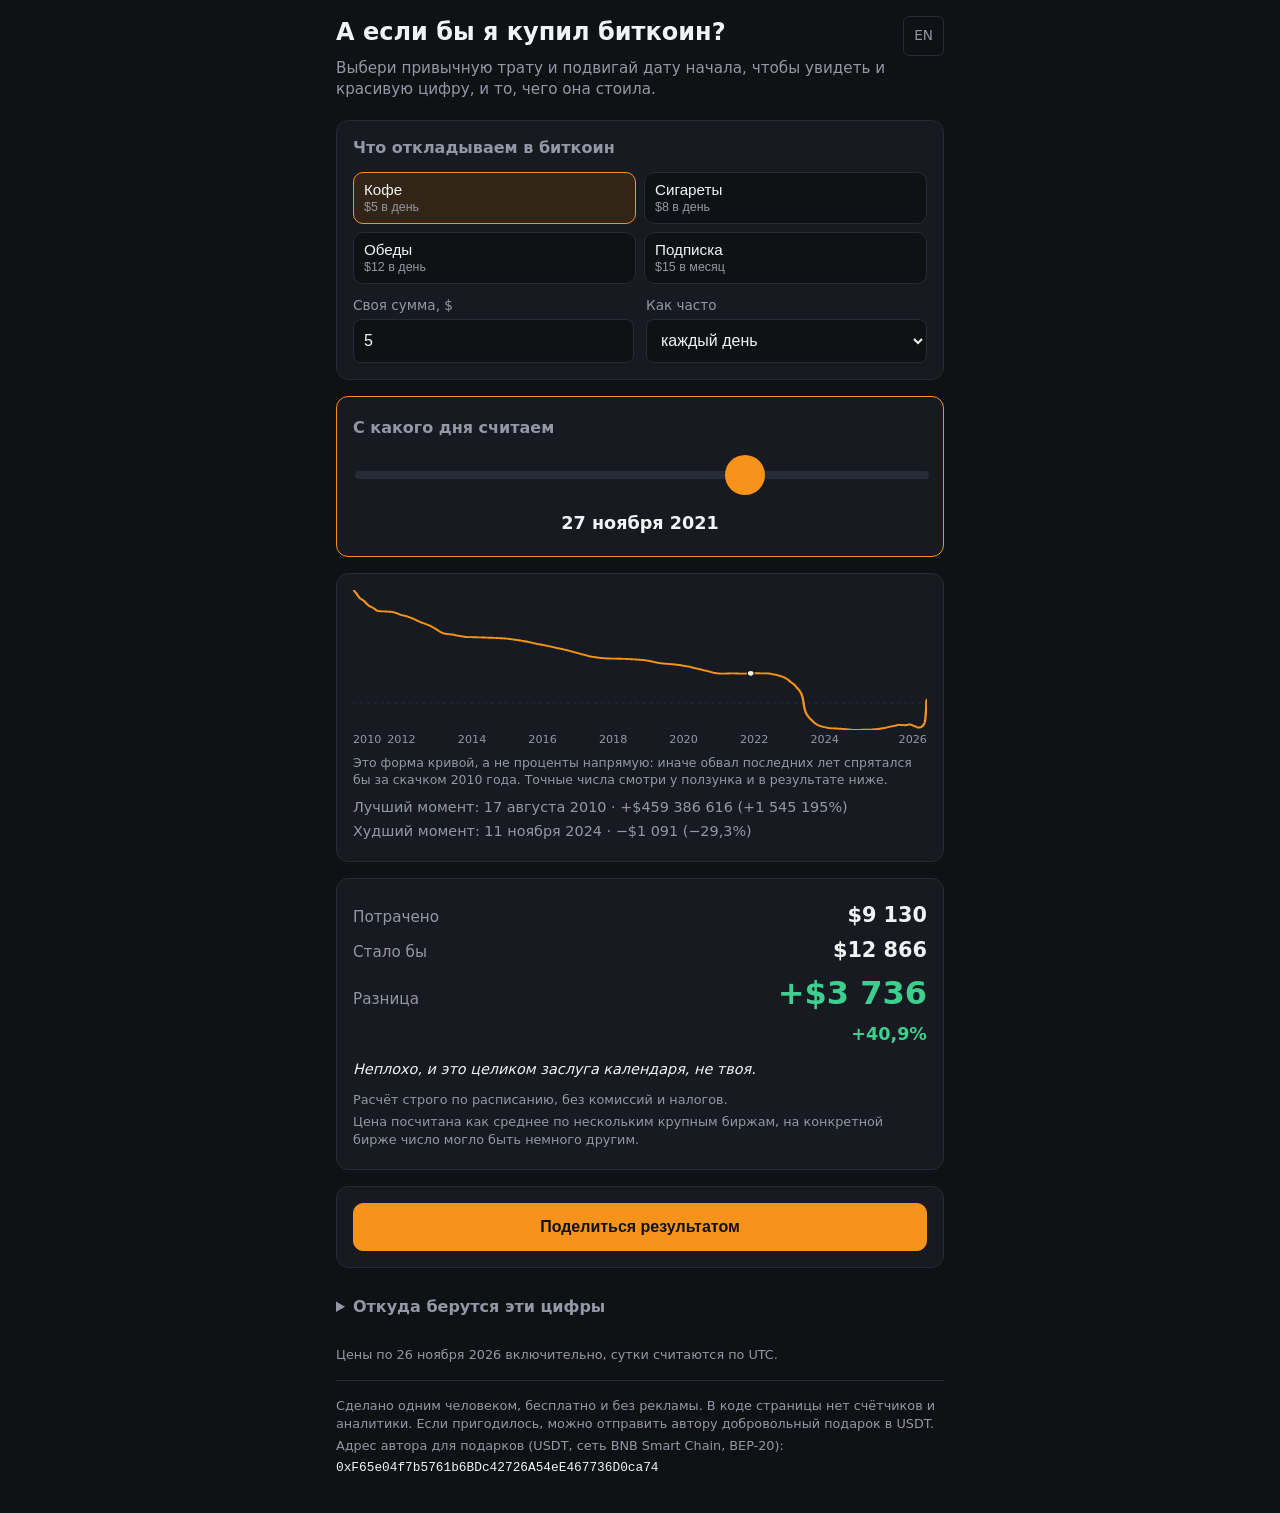
<file: index.html>
<!doctype html>
<html lang="ru">
<head>
  <meta charset="utf-8" />
  <meta name="viewport" content="width=device-width, initial-scale=1" />
  <title>А если бы я купил биткоин?</title>
  <meta name="description" content="Считает, во что превратились бы твои привычные траты в биткоине, и честно показывает, что при другой дате начала это могло быть и убытком." />
  <link rel="canonical" href="https://vimakushin.github.io/btc-what-if/" />
  <link rel="alternate" hreflang="ru" href="https://vimakushin.github.io/btc-what-if/" />
  <link rel="alternate" hreflang="en" href="https://vimakushin.github.io/btc-what-if/en/" />
  <link rel="alternate" hreflang="x-default" href="https://vimakushin.github.io/btc-what-if/" />
  <link rel="stylesheet" href="src/style.css" />
</head>
<body>
  <header class="header">
    <p class="lang-switch-wrap"><a href="en/" class="lang-switch">EN</a></p>
    <h1>А если бы я купил биткоин?</h1>
    <p class="lead">Выбери привычную трату и подвигай дату начала, чтобы увидеть и красивую цифру, и то, чего она стоила.</p>
  </header>

  <main>
    <section class="card" aria-label="Что откладываем в биткоин">
      <h2 class="card-title">Что откладываем в биткоин</h2>
      <div class="presets">
        <button type="button" class="preset" data-preset="coffee"><span>Кофе</span><span class="preset-hint">$5 в день</span></button>
        <button type="button" class="preset" data-preset="cigarettes"><span>Сигареты</span><span class="preset-hint">$8 в день</span></button>
        <button type="button" class="preset" data-preset="meals"><span>Обеды</span><span class="preset-hint">$12 в день</span></button>
        <button type="button" class="preset" data-preset="subscription"><span>Подписка</span><span class="preset-hint">$15 в месяц</span></button>
      </div>
      <div class="custom-input">
        <label class="field">
          <span>Своя сумма, $</span>
          <input type="number" id="custom-amount" min="0" step="0.01" inputmode="decimal" />
        </label>
        <label class="field">
          <span>Как часто</span>
          <select id="custom-periodicity">
            <option value="daily">каждый день</option>
            <option value="weekly">раз в неделю</option>
            <option value="monthly">раз в месяц</option>
          </select>
        </label>
      </div>
    </section>

    <section class="card card-slider" aria-label="С какого дня считаем">
      <h2 class="card-title">С какого дня считаем</h2>
      <input type="range" id="start-slider" class="slider" min="0" max="0" value="0" disabled aria-label="Дата начала покупок" />
      <p class="slider-date" id="start-date-label">—</p>
    </section>

    <section class="card" aria-label="Кривая результата по всем датам начала">
      <div class="curve-wrap">
        <svg id="curve-svg" viewBox="0 0 1000 300" preserveAspectRatio="none" aria-hidden="true">
          <line id="curve-zero" x1="0" y1="150" x2="1000" y2="150" class="curve-zero-line" />
          <path id="curve-path" class="curve-path" d="" />
          <circle id="curve-marker" class="curve-marker" cx="0" cy="150" r="6" />
        </svg>
        <div class="curve-axis" id="curve-axis" aria-hidden="true"></div>
        <p class="curve-caption">Это форма кривой, а не проценты напрямую: иначе обвал последних лет спрятался бы за скачком 2010 года. Точные числа смотри у ползунка и в результате ниже.</p>
      </div>
      <p class="extreme" id="best-moment">Лучший момент: —</p>
      <p class="extreme" id="worst-moment">Худший момент: —</p>
    </section>

    <section class="card" aria-label="Результат">
      <p class="result-line">
        <span class="result-label">Потрачено</span>
        <span class="result-money" id="result-spent">—</span>
      </p>
      <p class="result-line">
        <span class="result-label">Стало бы</span>
        <span class="result-money" id="result-value">—</span>
      </p>
      <p class="result-line result-diff">
        <span class="result-label">Разница</span>
        <span class="result-money" id="result-diff-usd">—</span>
      </p>
      <p class="result-pct" id="result-diff-pct">—</p>
      <p class="joke" id="result-joke"></p>
      <p class="note" id="monthly-note" hidden>Выбранное число есть не в каждом месяце. В короткие месяцы покупка сдвигается на последний день месяца.</p>
      <p class="note">Расчёт строго по расписанию, без комиссий и налогов.</p>
      <p class="note">Цена посчитана как среднее по нескольким крупным биржам, на конкретной бирже число могло быть немного другим.</p>
    </section>

    <section class="card" aria-label="Поделиться результатом">
      <button type="button" class="button-primary" id="card-button">Поделиться результатом</button>
      <img id="card-preview" class="card-preview" alt="Поделиться результатом" hidden />
      <div class="card-actions">
        <button type="button" class="button-secondary" id="card-share" hidden>Поделиться</button>
        <a class="button-secondary" id="card-download" download="btc-what-if.png" hidden>Скачать</a>
      </div>
    </section>

    <details class="about">
      <summary>Откуда берутся эти цифры</summary>
      <p>Калькулятор отвечает на вопрос «а если бы я купил биткоин», но не разово, а так, как обычно и бывает: понемногу и регулярно. Берётся небольшая сумма (кофе, сигареты, подписка или своя) и шаг: каждый день, неделю или месяц. Дальше она прогоняется по реальным дневным ценам BTC/USD с 2010 года. Такая стратегия называется регулярной покупкой, по-английски dollar-cost averaging, или DCA.</p>
      <p>Главное здесь ползунок даты начала. Одно и то же решение, с той же суммой и тем же шагом, при разных датах старта заканчивается где-то огромным плюсом, а где-то минусом. Кривая показывает это сразу по всем датам. Так что результат зависит не столько от решения, сколько от того, когда ты начал. Это про везение с календарём, а не про чью-то прозорливость.</p>
      <p>Допущения простые. Комиссий и налогов нет. Цены усреднены по нескольким биржам, сутки считаются по UTC. И главное: то, что было в прошлом, ничего не говорит о будущем. Это арифметика по истории, а не подсказка, что делать.</p>
    </details>

    <p class="loading-note" id="loading-note">Загружаем историю цен…</p>
  </main>

  <footer class="footer">
    <p class="note" id="as-of-note">—</p>
    <div class="donate">
      <p class="note">Сделано одним человеком, бесплатно и без рекламы. В коде страницы нет счётчиков и аналитики. Если пригодилось, можно отправить автору добровольный подарок в USDT.</p>
      <p class="note">Адрес автора для подарков (USDT, сеть BNB Smart Chain, BEP-20):</p>
      <p class="donate-address" id="donate-address"></p>
    </div>
  </footer>

  <script src="src/strings.js"></script>
  <script src="src/date-utils.js"></script>
  <script src="src/dca.js"></script>
  <script src="src/app.js"></script>
  <script src="src/card.js"></script>
</body>
</html>
</file>
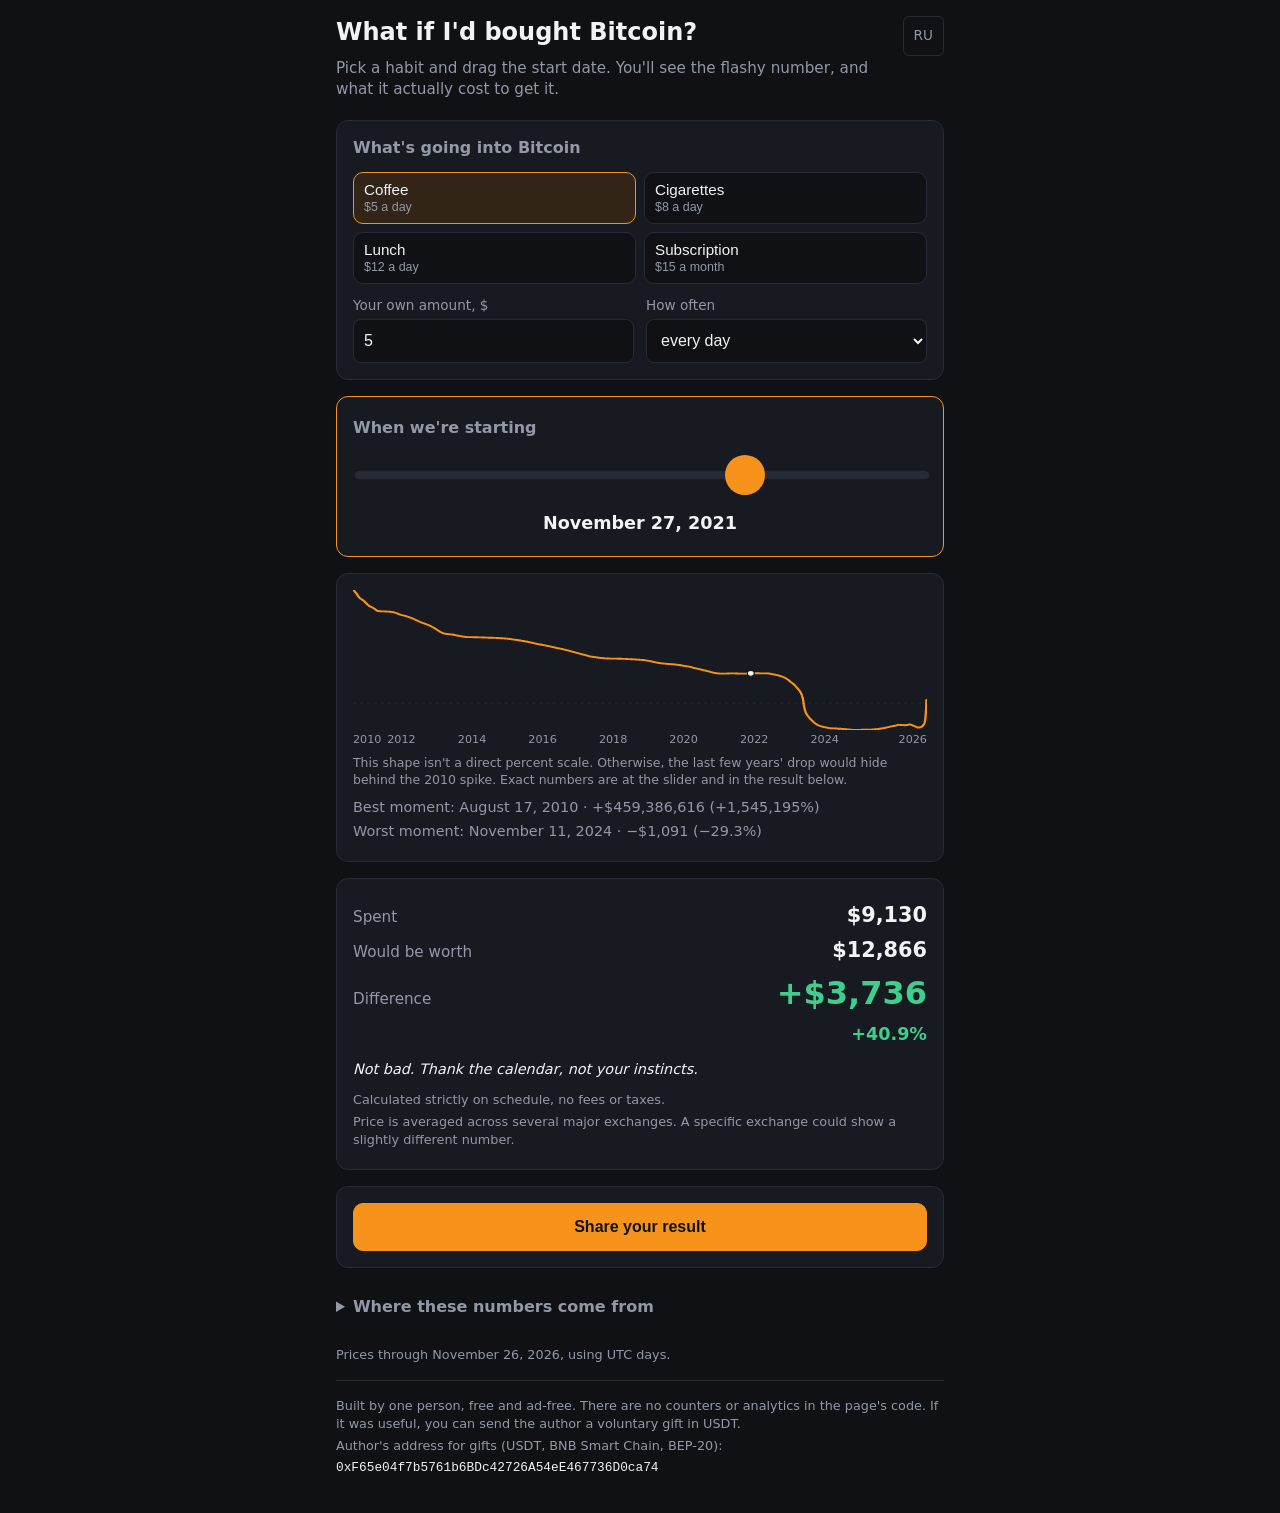
<file: en/index.html>
<!doctype html>
<html lang="en">
<head>
  <meta charset="utf-8" />
  <meta name="viewport" content="width=device-width, initial-scale=1" />
  <title>What if I'd bought Bitcoin?</title>
  <meta name="description" content="Turns your everyday spending into what it would be worth in Bitcoin. Honestly shows that a different start date could just as easily mean a loss." />
  <link rel="canonical" href="https://vimakushin.github.io/btc-what-if/en/" />
  <link rel="alternate" hreflang="ru" href="https://vimakushin.github.io/btc-what-if/" />
  <link rel="alternate" hreflang="en" href="https://vimakushin.github.io/btc-what-if/en/" />
  <link rel="alternate" hreflang="x-default" href="https://vimakushin.github.io/btc-what-if/" />
  <link rel="stylesheet" href="../src/style.css" />
</head>
<body>
  <header class="header">
    <p class="lang-switch-wrap"><a href="../" class="lang-switch">RU</a></p>
    <h1>What if I'd bought Bitcoin?</h1>
    <p class="lead">Pick a habit and drag the start date. You'll see the flashy number, and what it actually cost to get it.</p>
  </header>

  <main>
    <section class="card" aria-label="What's going into Bitcoin">
      <h2 class="card-title">What's going into Bitcoin</h2>
      <div class="presets">
        <button type="button" class="preset" data-preset="coffee"><span>Coffee</span><span class="preset-hint">$5 a day</span></button>
        <button type="button" class="preset" data-preset="cigarettes"><span>Cigarettes</span><span class="preset-hint">$8 a day</span></button>
        <button type="button" class="preset" data-preset="meals"><span>Lunch</span><span class="preset-hint">$12 a day</span></button>
        <button type="button" class="preset" data-preset="subscription"><span>Subscription</span><span class="preset-hint">$15 a month</span></button>
      </div>
      <div class="custom-input">
        <label class="field">
          <span>Your own amount, $</span>
          <input type="number" id="custom-amount" min="0" step="0.01" inputmode="decimal" />
        </label>
        <label class="field">
          <span>How often</span>
          <select id="custom-periodicity">
            <option value="daily">every day</option>
            <option value="weekly">once a week</option>
            <option value="monthly">once a month</option>
          </select>
        </label>
      </div>
    </section>

    <section class="card card-slider" aria-label="When we're starting">
      <h2 class="card-title">When we're starting</h2>
      <input type="range" id="start-slider" class="slider" min="0" max="0" value="0" disabled aria-label="Purchase start date" />
      <p class="slider-date" id="start-date-label">—</p>
    </section>

    <section class="card" aria-label="Result curve across every possible start date">
      <div class="curve-wrap">
        <svg id="curve-svg" viewBox="0 0 1000 300" preserveAspectRatio="none" aria-hidden="true">
          <line id="curve-zero" x1="0" y1="150" x2="1000" y2="150" class="curve-zero-line" />
          <path id="curve-path" class="curve-path" d="" />
          <circle id="curve-marker" class="curve-marker" cx="0" cy="150" r="6" />
        </svg>
        <div class="curve-axis" id="curve-axis" aria-hidden="true"></div>
        <p class="curve-caption">This shape isn't a direct percent scale. Otherwise, the last few years' drop would hide behind the 2010 spike. Exact numbers are at the slider and in the result below.</p>
      </div>
      <p class="extreme" id="best-moment">Best moment: —</p>
      <p class="extreme" id="worst-moment">Worst moment: —</p>
    </section>

    <section class="card" aria-label="Result">
      <p class="result-line">
        <span class="result-label">Spent</span>
        <span class="result-money" id="result-spent">—</span>
      </p>
      <p class="result-line">
        <span class="result-label">Would be worth</span>
        <span class="result-money" id="result-value">—</span>
      </p>
      <p class="result-line result-diff">
        <span class="result-label">Difference</span>
        <span class="result-money" id="result-diff-usd">—</span>
      </p>
      <p class="result-pct" id="result-diff-pct">—</p>
      <p class="joke" id="result-joke"></p>
      <p class="note" id="monthly-note" hidden>Not every month has the day you picked. In short months, the purchase moves to the last day of that month.</p>
      <p class="note">Calculated strictly on schedule, no fees or taxes.</p>
      <p class="note">Price is averaged across several major exchanges. A specific exchange could show a slightly different number.</p>
    </section>

    <section class="card" aria-label="Share the result">
      <button type="button" class="button-primary" id="card-button">Share your result</button>
      <img id="card-preview" class="card-preview" alt="Share the result" hidden />
      <div class="card-actions">
        <button type="button" class="button-secondary" id="card-share" hidden>Share</button>
        <a class="button-secondary" id="card-download" download="btc-what-if.png" hidden>Download</a>
      </div>
    </section>

    <details class="about">
      <summary>Where these numbers come from</summary>
      <p>Ever wondered what if I had bought Bitcoin? This tool answers it the way most people would actually have done it: a little at a time, on a schedule. Pick a small amount (coffee, cigarettes, a subscription, or your own number) and a rhythm: daily, weekly or monthly. It then runs that habit through real daily BTC/USD prices going back to 2010. The strategy is known as dollar-cost averaging, or DCA.</p>
      <p>The start-date slider matters most. Keep the amount and the schedule exactly the same, change only the day you begin, and the outcome can swing from a huge gain to a loss. The curve shows every start date at once. Same choice, very different endings, and the difference is mostly when you happened to begin, not how well anyone saw it coming.</p>
      <p>A few honest limits. No fees, no taxes. Prices are averaged across several exchanges, and a day runs on UTC. And the past says nothing about what comes next. This is arithmetic on history, not a hint about what to do.</p>
    </details>

    <p class="loading-note" id="loading-note">Loading price history…</p>
  </main>

  <footer class="footer">
    <p class="note" id="as-of-note">—</p>
    <div class="donate">
      <p class="note">Built by one person, free and ad-free. There are no counters or analytics in the page's code. If it was useful, you can send the author a voluntary gift in USDT.</p>
      <p class="note">Author's address for gifts (USDT, BNB Smart Chain, BEP-20):</p>
      <p class="donate-address" id="donate-address"></p>
    </div>
  </footer>

  <script src="../src/strings.js"></script>
  <script src="../src/date-utils.js"></script>
  <script src="../src/dca.js"></script>
  <script src="../src/app.js"></script>
  <script src="../src/card.js"></script>
</body>
</html>
</file>
<file: src/style.css>
:root {
  --bg: #0f1115;
  --card: #171a21;
  --fg: #f2f3f5;
  --muted: #9298a5;
  --accent: #f7931a; /* цвет биткоина, единственный акцент */
  --good: #3ecf8e;
  --bad: #ef5b5b;
  --border: #262b35;
}

* {
  box-sizing: border-box;
}

/* Атрибут hidden в браузерном стиле — это display:none с самым низким
   приоритетом, любой автор-стиль с display (у .card-preview и
   .button-secondary он есть) его перебивает, и "скрытый" элемент
   остаётся на странице. !important делает скрытие независимым от
   порядка и специфичности остальных правил. */
[hidden] {
  display: none !important;
}

html {
  overflow-x: hidden; /* страховка: числа вроде "+$574 111 919" — один нераздельный кусок текста и не должны толкать страницу вбок */
}

body {
  margin: 0;
  padding: 16px 16px 32px;
  max-width: 640px;
  margin-inline: auto;
  background: var(--bg);
  color: var(--fg);
  font-family: system-ui, -apple-system, "Segoe UI", Roboto, sans-serif;
  line-height: 1.4;
  overflow-wrap: break-word;
}

/* clearfix: без него .header схлопнулся бы до нулевой высоты — оба его
   прямых потомка (lang-switch-wrap и h1) участвуют в обтекании, а не
   в обычном потоке. */
.header::after {
  content: "";
  display: table;
  clear: both;
}

.header {
  margin-bottom: 20px;
}

/* float, а не position:absolute — заголовок обтекает ссылку сам, вместо
   того чтобы накладываться на неё поверх. С absolute на узком экране
   (375px) прямоугольники h1 и ссылки перекрывались и текст сливался
   (найдено при проверке на реальном телефоне). */
.lang-switch-wrap {
  float: right;
  margin: 0 0 8px 12px;
}

.lang-switch {
  display: inline-flex;
  align-items: center;
  justify-content: center;
  min-width: 40px;
  min-height: 40px;
  color: var(--muted);
  text-decoration: none;
  font-size: 0.85rem;
  border: 1px solid var(--border);
  border-radius: 6px;
  padding: 4px 10px;
}

.header h1 {
  font-size: 1.5rem;
  margin: 0 0 8px;
}

.lead {
  color: var(--muted);
  margin: 0;
  font-size: 0.95rem;
}

.card {
  background: var(--card);
  border: 1px solid var(--border);
  border-radius: 12px;
  padding: 16px;
  margin-bottom: 16px;
}

.card-title {
  font-size: 1rem;
  margin: 0 0 12px;
  color: var(--muted);
  font-weight: 600;
}

.presets {
  display: flex;
  flex-wrap: wrap;
  gap: 8px;
  margin-bottom: 12px;
}

.preset {
  flex: 1 1 calc(50% - 8px);
  min-height: 52px;
  background: var(--bg);
  border: 1px solid var(--border);
  border-radius: 10px;
  color: var(--fg);
  font-size: 0.95rem;
  padding: 8px 10px;
  display: flex;
  flex-direction: column;
  align-items: flex-start;
  gap: 2px;
  cursor: pointer;
}

.preset.active {
  border-color: var(--accent);
  /* Запасной вариант без color-mix() (нет в мобильном Safari до 16.2) —
     тот же акцент поверх фона через rgba вместо реального смешивания
     цветов; полупрозрачность держит эффект похожим. */
  background: rgba(247, 147, 26, 0.15);
}

@supports (background: color-mix(in srgb, red, blue)) {
  .preset.active {
    background: color-mix(in srgb, var(--accent) 15%, var(--bg));
  }
}

.preset-hint {
  font-size: 0.78rem;
  color: var(--muted);
}

.custom-input {
  display: flex;
  gap: 12px;
  flex-wrap: wrap;
}

.field {
  display: flex;
  flex-direction: column;
  gap: 4px;
  font-size: 0.85rem;
  color: var(--muted);
  flex: 1 1 140px;
}

.field input,
.field select {
  min-height: 44px;
  border-radius: 8px;
  border: 1px solid var(--border);
  background: var(--bg);
  color: var(--fg);
  padding: 6px 10px;
  font-size: 1rem;
}

.card-slider {
  border-color: var(--accent);
  padding: 20px 16px;
}

/* Ползунок — главное взаимодействие всего проекта, большинство трогает
   его пальцем, не мышью. accent-color красит нативный бегунок, но не
   даёт задать его размер — тот остаётся дефолтным для конкретного
   браузера/ОС и не гарантированно крупным для точного попадания
   пальцем. Поэтому вместо accent-color — явные стили track/thumb с
   фиксированным диаметром бегунка. */
.slider {
  width: 100%;
  height: 44px;
  -webkit-appearance: none;
  appearance: none;
  background: transparent;
  cursor: pointer;
}

.slider::-webkit-slider-runnable-track {
  height: 8px;
  border-radius: 4px;
  background: var(--border);
}

.slider::-webkit-slider-thumb {
  -webkit-appearance: none;
  appearance: none;
  width: 40px;
  height: 40px;
  border-radius: 50%;
  background: var(--accent);
  margin-top: -16px; /* центрирует бегунок 40px на треке высотой 8px: (8-40)/2 */
  cursor: pointer;
}

.slider::-moz-range-track {
  height: 8px;
  border-radius: 4px;
  background: var(--border);
}

.slider::-moz-range-thumb {
  width: 40px;
  height: 40px;
  border-radius: 50%;
  background: var(--accent);
  border: none;
  cursor: pointer;
}

.slider-date {
  text-align: center;
  font-size: 1.1rem;
  font-weight: 600;
  margin: 8px 0 0;
}

.curve-wrap {
  margin-bottom: 8px;
}

#curve-svg {
  width: 100%;
  height: 140px;
  display: block;
}

.curve-zero-line {
  stroke: var(--border);
  stroke-width: 2;
  stroke-dasharray: 6 6;
}

.curve-path {
  fill: none;
  stroke: var(--accent);
  stroke-width: 4;
  stroke-linejoin: round;
}

.curve-marker {
  fill: var(--fg);
  stroke: var(--bg);
  stroke-width: 2;
}

.curve-axis {
  position: relative;
  height: 16px;
  margin-top: 2px;
}

.curve-axis span {
  position: absolute;
  top: 0;
  font-size: 0.7rem;
  color: var(--muted);
  white-space: nowrap;
}

.curve-caption {
  color: var(--muted);
  font-size: 0.78rem;
  margin: 6px 0 0;
}

.extreme {
  margin: 4px 0;
  font-size: 0.9rem;
  color: var(--muted);
}

.result-line {
  display: flex;
  justify-content: space-between;
  align-items: baseline;
  gap: 8px;
  margin: 6px 0;
}

.result-label {
  color: var(--muted);
  font-size: 0.95rem;
}

.result-money {
  /* min-width:0 — иначе flex-элемент по умолчанию не сжимается меньше
     своей "естественной" ширины, и очень длинная сумма толкает всю
     строку (и страницу) вбок вместо переноса. */
  min-width: 0;
  overflow-wrap: break-word;
  text-align: right;
  font-size: 1.3rem;
  font-weight: 600;
}

/* Разница в деньгах — главное число на карточке: крупнее и потрат, и
   процента ниже. Миллион процентов ничего не значит, а сумма значит —
   деньги должны читаться первыми. */
.result-diff .result-money {
  font-size: 2rem;
  font-weight: 700;
}

.result-diff .result-money.good {
  color: var(--good);
}

.result-diff .result-money.bad {
  color: var(--bad);
}

.result-pct {
  text-align: right;
  font-size: 1.1rem;
  font-weight: 600;
  margin: 0 0 12px;
}

.result-pct.good {
  color: var(--good);
}

.result-pct.bad {
  color: var(--bad);
}

.joke {
  color: var(--fg);
  font-size: 0.9rem;
  font-style: italic;
  margin: 0 0 12px;
}

.note {
  color: var(--muted);
  font-size: 0.8rem;
  margin: 4px 0;
}

.loading-note {
  text-align: center;
  color: var(--muted);
}

.button-primary,
.button-secondary {
  min-height: 48px;
  border-radius: 10px;
  border: 1px solid var(--border);
  font-size: 1rem;
  padding: 8px 16px;
  cursor: pointer;
  text-decoration: none;
  text-align: center;
  display: inline-flex;
  align-items: center;
  justify-content: center;
}

.button-primary {
  width: 100%;
  background: var(--accent);
  color: var(--bg);
  font-weight: 600;
  border-color: var(--accent);
}

.button-secondary {
  flex: 1 1 0;
  background: var(--bg);
  color: var(--fg);
}

.card-preview {
  display: block;
  max-width: 240px;
  width: 100%;
  height: auto;
  margin: 16px auto;
  border-radius: 12px;
  border: 1px solid var(--border);
}

.card-actions {
  display: flex;
  gap: 8px;
}

.about {
  margin: 8px 0 16px;
}

.about summary {
  font-size: 1rem;
  color: var(--muted);
  font-weight: 600;
  cursor: pointer;
  padding: 12px 0;
}

.about p {
  color: var(--muted);
  font-size: 0.85rem;
  margin: 0 0 10px;
}

.footer {
  margin-top: 8px;
}

.donate {
  margin-top: 16px;
  padding-top: 12px;
  border-top: 1px solid var(--border);
}

.donate-address {
  color: var(--fg);
  font-family: ui-monospace, Consolas, monospace;
  font-size: 0.8rem;
  margin: 0 0 4px;
  overflow-wrap: anywhere;
  user-select: all;
}
</file>
